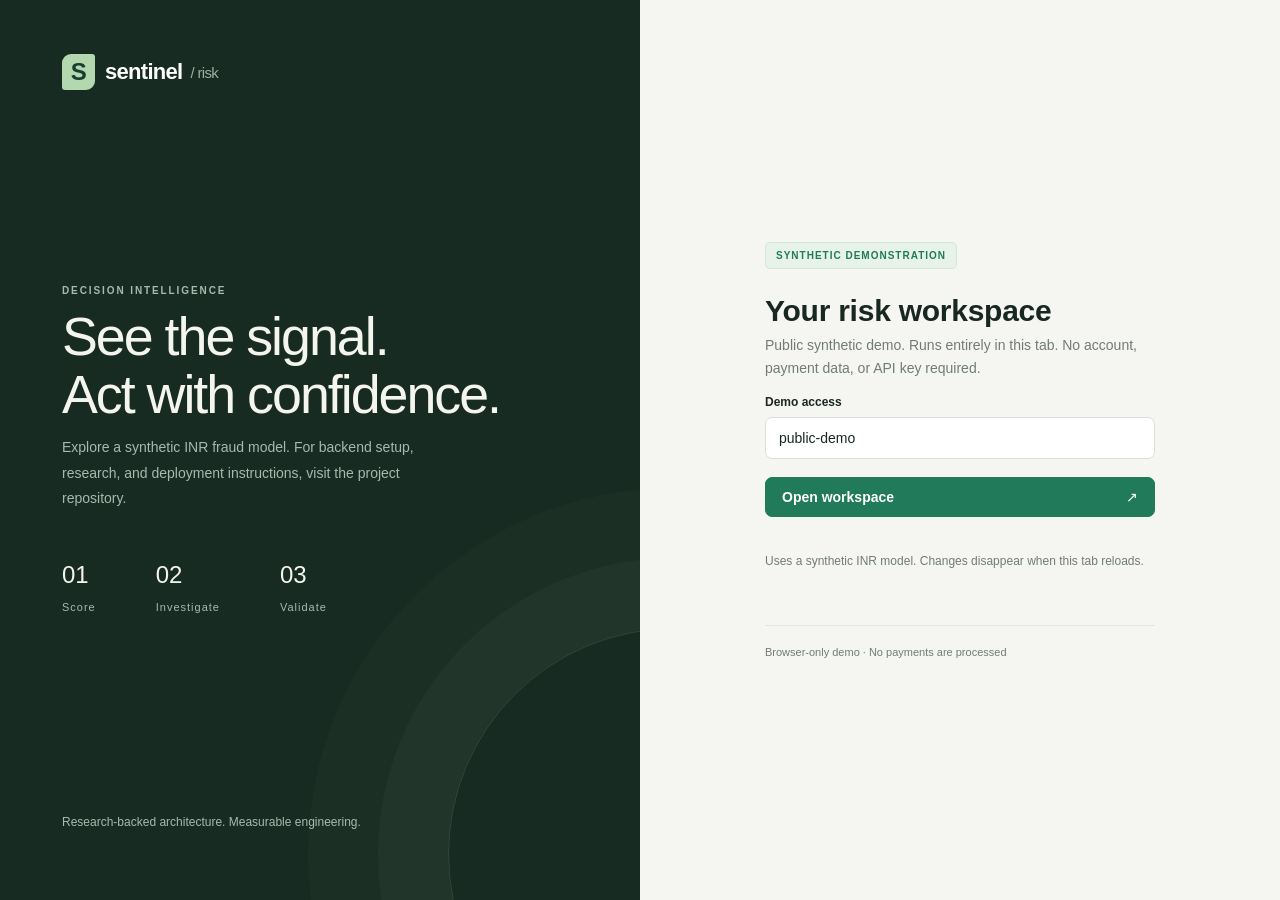
<file: index.html>
<!doctype html>
<html lang="en">
<head><meta http-equiv="Content-Security-Policy" content="default-src 'self'; script-src 'self'; style-src 'self'; img-src 'self' data:; connect-src 'self'; base-uri 'none'; form-action 'none'">
  <meta charset="UTF-8"><meta name="viewport" content="width=device-width,initial-scale=1">
  <meta name="description" content="Sentinel Risk — an auditable fraud decision workspace.">
  <title>Sentinel Risk · Decision intelligence</title>
  <link rel="icon" href="data:,">
  <link rel="stylesheet" href="./app.css">
  <script src="./demo-engine.js" defer></script><script src="./demo-api.js" defer></script><script src="./app.js" defer></script>
</head>
<body>
<a class="skip" href="#main">Skip to content</a>
<div id="login" class="login-shell">
  <section class="login-story"><div class="brand"><span class="brand-icon">S</span> sentinel<span class="brand-suffix">/ risk</span></div>
    <div><p class="eyebrow light">DECISION INTELLIGENCE</p><h1>See the signal.<br>Act with confidence.</h1><p>Explore a synthetic INR fraud model. For backend setup, research, and deployment instructions, visit the project repository.</p><div class="login-stats"><span>01<br><small>Score</small></span><span>02<br><small>Investigate</small></span><span>03<br><small>Validate</small></span></div></div>
    <p class="small light">Research-backed architecture. Measurable engineering.</p>
  </section>
  <section class="login-form-wrap"><form id="login-form"><span class="pill">SYNTHETIC DEMONSTRATION</span><h2>Your risk workspace</h2><p class="muted">Public synthetic demo. Runs entirely in this tab. No account, payment data, or API key required.</p>
    <label for="api-key">Demo access</label><input id="api-key" type="text" value="public-demo" readonly autocomplete="off" spellcheck="false" placeholder="Paste your private API key">
    <button class="primary full" type="submit" id="login-button">Open workspace <span aria-hidden="true">↗</span></button>
    <p id="login-error" role="alert" class="error"></p><p class="small muted">Uses a synthetic INR model. Changes disappear when this tab reloads.</p>
    <div class="login-foot">Browser-only demo · No payments are processed</div></form></section>
</div>
<div id="workspace" class="workspace" hidden>
  <aside class="sidebar"><div class="brand"><span class="brand-icon">S</span> sentinel<span class="brand-suffix">/ risk</span></div><p class="side-label">WORKSPACE</p>
    <nav aria-label="Main navigation"><button class="nav active" data-page="overview"><span aria-hidden="true">◫</span> Overview</button><button class="nav" data-page="transactions"><span aria-hidden="true">⇄</span> Transactions</button><button class="nav" data-page="model"><span aria-hidden="true">◈</span> Model & health</button><button class="nav" data-page="score"><span aria-hidden="true">⊕</span> Score transaction</button></nav>
    <div class="side-bottom"><div class="live-tag"><span></span> Public browser demo</div><p>Simulation / shadow recommendations.<br>No real financial action.</p><div class="identity"><div class="avatar">SR</div><div><strong id="identity-name">Workspace</strong><small id="identity-role"></small></div><button id="logout" class="logout" aria-label="Sign out" title="Sign out">↗</button></div></div>
  </aside>
  <div class="main-wrap"><header class="topbar"><span>Workspace <span class="slash">/</span> <strong id="breadcrumb">Overview</strong></span><div><span class="connection" id="connection">Connecting</span><button id="refresh" class="secondary small-button">↻ Refresh</button></div></header>
    <main id="main" tabindex="-1"><div id="notice" role="status" class="notice" hidden></div>
      <section id="page-overview" class="page"><div class="page-heading"><div><p class="eyebrow">YOUR TRANSACTION PULSE</p><h1>Risk, in perspective.</h1><p class="muted">A clear view of your decisions and the signals behind them.</p></div><button class="primary" data-go="score">+ Score transaction</button></div>
        <div class="stats"><article><span>Transactions scored</span><strong id="stat-total">—</strong><small>Persisted, unique decisions</small></article><article><span>Transaction volume</span><strong id="stat-volume">—</strong><small>INR · simulated traffic</small></article><article><span>Review queue</span><strong id="stat-review">—</strong><small>Above review threshold</small></article><article><span>Average risk score</span><strong id="stat-risk">—</strong><small>Calibrated on synthetic data</small></article></div>
        <div class="chart-grid"><article class="panel"><div class="panel-title"><h2>Transaction activity</h2><span class="subtle-label">EVENT TIME · LAST 24H</span></div><div id="activity-chart" class="activity-chart" aria-label="Hourly transaction volume"></div><div class="chart-legend"><span class="dot emerald"></span> Scored transactions <span class="muted">Hourly buckets · accepted events</span></div></article>
          <article class="panel"><div class="panel-title"><h2>Decision mix</h2><span class="subtle-label">ALL TIME</span></div><div id="decision-chart" class="decision-chart"></div><div id="decision-legend" class="decision-legend"></div></article></div>
        <article class="panel"><div class="panel-title"><div><h2>Latest decisions</h2><p class="muted small">Every score carries its model version and risk signals.</p></div><button class="text-button" data-go="transactions">View all ↗</button></div><div id="recent-table" class="table-wrap"></div></article>
        <div class="evidence-banner"><div class="evidence-icon">◈</div><div><strong>Know what your model has—and hasn't—proven.</strong><p>Training and test results use synthetic data. Review the model card before interpreting performance.</p></div><button class="text-button" data-go="model">Explore evidence ↗</button></div>
      </section>
      <section id="page-transactions" class="page" hidden><div class="page-heading"><div><p class="eyebrow">TRACEABLE BY DESIGN</p><h1>Every decision, explained.</h1><p class="muted">Inspect transaction features and record an investigation outcome.</p></div></div>
        <article class="panel"><div class="panel-title filters"><label for="search">Search loaded transactions<input id="search" type="search" placeholder="Customer, merchant or transaction ID"></label><label for="decision-filter">Decision<select id="decision-filter"><option value="">All decisions</option><option>APPROVE</option><option>REVIEW</option><option>DECLINE</option></select></label></div><div id="transactions-table" class="table-wrap"></div><div class="pagination"><button id="previous" class="secondary">← Previous</button><span id="page-count" class="small muted"></span><button id="next" class="secondary">Next →</button></div></article>
      </section>
      <section id="page-model" class="page" hidden><div class="page-heading"><div><p class="eyebrow">EVIDENCE BEFORE CONFIDENCE</p><h1>Model & system health.</h1><p class="muted">Chronological evaluation, operational status, and observed feature changes.</p></div><span class="pill">XGBOOST · NATIVE JSON</span></div>
        <div id="model-stats" class="stats"></div><div class="chart-grid"><article class="panel"><div class="panel-title"><h2>Feature importance</h2><span class="subtle-label">MODEL GAIN</span></div><div id="importance" class="importance"></div></article><article class="panel"><div class="panel-title"><h2>System status</h2><span class="subtle-label">LIVE</span></div><div id="health-list" class="health-list"></div></article></div>
        <div class="chart-grid"><article class="panel"><div class="panel-title"><h2>Evaluation protocol</h2></div><div id="protocol" class="protocol"></div></article><article class="panel"><div class="panel-title"><h2>Feature watch</h2></div><div id="drift" class="protocol"></div></article></div>
      </section>
      <section id="page-score" class="page" hidden><div class="page-heading"><div><p class="eyebrow">FROM EVENT TO EVIDENCE</p><h1>Score a transaction.</h1><p class="muted">Submit a simulated transaction to the live model and inspect its decision.</p></div><button id="sample" class="secondary">Fill sample ↗</button></div>
        <div class="score-layout"><article class="panel"><form id="score-form"><div class="form-grid"><label>Customer ID<input name="customer_id" required pattern="[A-Za-z0-9_-]{1,64}" value="customer_demo"></label><label>Merchant ID<input name="merchant_id" required pattern="[A-Za-z0-9_-]{1,64}" value="merchant_042"></label><label>Device ID<input name="device_id" required pattern="[A-Za-z0-9_-]{1,64}" value="device_demo"></label><label>Amount (INR)<input name="amount" type="number" min="0.01" max="1000000" step="0.01" value="49.50" required></label><label>Country code<input name="country" required pattern="[A-Z]{2}" maxlength="2" value="IN"></label><label>Channel<select name="channel"><option value="ecommerce">E-commerce</option><option value="pos">Point of sale</option><option value="atm">ATM</option><option value="upi">UPI</option><option value="imps">IMPS</option><option value="neft">NEFT</option><option value="rtgs">RTGS</option></select></label></div><p class="small muted">A transaction ID and UTC timestamp are generated for each new submission. A failed request retains its ID for safe retry.</p><button id="score-submit" class="primary full">Evaluate risk ↗</button></form></article><article class="panel score-result" id="score-result"><span class="result-placeholder">◎</span><h2>Your decision appears here</h2><p class="muted">Model score, supporting signals, and the exact feature snapshot used.</p></article></div>
      </section>
      <footer><a href="https://github.com/manankannase/Sentinel_Risk">Source &amp; deployment guide</a> · Sentinel Risk <span>Auditable ML · Synthetic demo · INR only</span><span id="last-sync">Waiting for first refresh</span></footer>
    </main>
  </div>
</div>
<dialog id="detail"><div class="dialog-head"><div><p class="eyebrow">DECISION RECORD</p><h2>Transaction details</h2></div><button id="close-detail" class="secondary" aria-label="Close transaction details">✕</button></div><div id="detail-content"></div></dialog>
</body></html>
</file>
<file: app.css>
:root{--ink:#192723;--muted:#717b77;--green:#217a59;--mint:#e7f2e9;--line:#e2e7e1;--bg:#f5f6f2;--white:#fff;--amber:#ab6911;--red:#b54e4e;--radius:14px;font-family:Inter,-apple-system,BlinkMacSystemFont,"Segoe UI",sans-serif;color:var(--ink);font-size:14px}*{box-sizing:border-box}body{margin:0;background:var(--bg)}[hidden]{display:none!important}button,input,select{font:inherit}button{cursor:pointer;transition:background .15s,transform .15s}button:disabled{cursor:wait;opacity:.6}button:focus-visible,input:focus-visible,select:focus-visible,a:focus-visible{outline:3px solid #6ea890;outline-offset:3px}button:active{transform:translateY(1px)}h1,h2,p{margin-top:0}h1{font-size:34px;line-height:1.15;letter-spacing:-1.1px;margin-bottom:12px;font-weight:570}h2{font-size:16px;letter-spacing:-.25px;font-weight:600;margin-bottom:6px}.muted{color:var(--muted)}.small{font-size:12px;line-height:1.6}.eyebrow{font-size:10px;letter-spacing:1.9px;font-weight:650;color:var(--green);margin-bottom:12px}.primary,.secondary,.text-button{border-radius:7px;padding:11px 16px;font-weight:550}.primary{background:var(--green);border:1px solid var(--green);color:white}.primary:hover{background:#185d44}.secondary{background:white;border:1px solid var(--line);color:var(--ink)}.secondary:hover{background:var(--bg)}.text-button{border:0;background:transparent;color:var(--green);white-space:nowrap}.full{width:100%;margin-top:18px;display:flex;justify-content:space-between;align-items:center}.pill{display:inline-block;font-size:10px;font-weight:650;letter-spacing:1px;background:var(--mint);color:var(--green);border:1px solid #d3e7d8;padding:7px 10px;border-radius:5px}.brand{display:flex;align-items:center;gap:8px;font-size:22px;letter-spacing:-.7px;color:white;font-weight:550;white-space:nowrap}.brand-icon{background:#b3d7ae;color:#173e2e;display:grid;place-items:center;font-size:24px;font-weight:700;width:33px;height:36px;border-radius:9px 3px 9px 3px;margin-right:2px}.brand-suffix{font-size:15px;color:#9eafa3;font-weight:400}.skip{position:absolute;left:10px;top:-100px;z-index:100;background:white;padding:10px}.skip:focus{top:10px}.login-shell{min-height:100vh;display:grid;grid-template-columns:1fr 1fr}.login-story{padding:54px 62px;background:#182b22;color:#f4f5ec;display:flex;flex-direction:column;justify-content:space-between;position:relative;overflow:hidden;min-height:720px}.login-story:after{content:"";width:450px;height:450px;border:1px solid #c2d9b526;border-radius:50%;position:absolute;right:-260px;bottom:-180px;box-shadow:0 0 0 70px #c2d9b509,0 0 0 140px #c2d9b506;pointer-events:none}.login-story h1{font-size:clamp(38px,4.2vw,64px);line-height:1.07;letter-spacing:-2px;font-weight:450}.login-story p:not(.eyebrow){max-width:390px;line-height:1.8;color:#a8b9ae}.light{color:#a8b9ae}.login-stats{display:flex;gap:60px;margin-top:50px;font-size:24px;font-weight:400}.login-stats small{font-size:11px;color:#a8b9ae;letter-spacing:1px}.login-form-wrap{display:grid;place-items:center;padding:50px}.login-form-wrap form{max-width:390px;width:100%}.login-form-wrap h2{font-size:30px;font-weight:550;margin-top:25px}.login-form-wrap p{line-height:1.7}.login-foot{margin-top:54px;border-top:1px solid var(--line);padding-top:20px;font-size:11px;color:var(--muted)}label{display:block;font-size:12px;font-weight:550;margin-bottom:8px}input,select{display:block;width:100%;padding:12px 13px;background:white;border:1px solid #d9e0d8;border-radius:7px;margin-top:8px;color:var(--ink)}input::placeholder{color:#959e98}code{font-size:11px;overflow-wrap:anywhere}.error{color:var(--red);min-height:20px}.workspace{display:flex;min-height:100vh}.sidebar{background:#19291f;width:232px;position:fixed;inset:0 auto 0 0;color:#a8b6ac;padding:31px 21px;display:flex;flex-direction:column;z-index:10}.sidebar .brand{font-size:20px;gap:5px}.sidebar .brand-icon{width:29px;height:32px;font-size:22px}.sidebar .brand-suffix{font-size:13px}.side-label{font-size:9px;letter-spacing:1.7px;margin:50px 12px 14px;color:#72867a}.nav{width:100%;display:flex;align-items:center;gap:13px;padding:13px 14px;background:none;color:#a8b6ac;border:0;border-radius:7px;text-align:left;margin:5px 0;font-size:13px}.nav span{font-size:19px;width:20px;color:#90a295}.nav:hover{background:#23382c}.nav.active{background:#314536;color:#edf5e9}.nav.active span{color:#c9e1b9}.side-bottom{margin-top:auto}.side-bottom p{font-size:11px;line-height:1.7;color:#809286;margin:12px 0 26px}.live-tag{font-size:10px;color:#b1c4b4;border-top:1px solid #314235;padding-top:22px}.live-tag span,.connection:before{display:inline-block;width:6px;height:6px;border-radius:50%;background:#9abf88;margin-right:7px;content:""}.identity{display:flex;align-items:center;gap:9px;border-top:1px solid #314235;padding-top:23px;font-size:11px}.avatar{display:grid;place-items:center;width:31px;height:31px;border-radius:50%;background:#314436;color:#c6d9bd;font-size:10px}.identity strong{display:block;color:#ced9d0;font-weight:500}.identity small{display:block;font-size:9px;margin-top:3px}.logout{background:none;color:#adbbb0;border:0;margin-left:auto;font-size:19px}.main-wrap{margin-left:232px;flex:1;min-width:0}.topbar{display:flex;justify-content:space-between;align-items:center;height:76px;border-bottom:1px solid var(--line);padding:0 38px;background:#fafbf8;font-size:12px;color:var(--muted)}.topbar strong{color:var(--ink);font-weight:500}.slash{margin:0 15px;color:#adb5ae}.topbar>div{display:flex;align-items:center;gap:24px}.connection{font-size:10px}.small-button{font-size:11px;padding:8px 11px}main{padding:38px;max-width:1550px;margin:auto}.page-heading{display:flex;justify-content:space-between;align-items:center;gap:20px;margin-bottom:29px}.page-heading p.muted{font-size:13px;margin-bottom:0}.stats{display:grid;grid-template-columns:repeat(4,minmax(0,1fr));gap:18px;margin-bottom:24px}.stats article{background:white;padding:23px;border:1px solid var(--line);border-radius:var(--radius)}.stats article>span{font-size:11px;color:#636f66;display:block}.stats strong{display:block;font-size:31px;font-weight:550;letter-spacing:-1px;margin:16px 0 8px}.stats small{font-size:10px;color:#869187}.stats article:nth-child(3){background:#edf3e8;border-color:#dbe6d4}.panel{background:white;border:1px solid var(--line);border-radius:var(--radius);padding:24px;min-width:0;margin-bottom:24px}.panel-title{display:flex;align-items:center;justify-content:space-between;gap:16px;margin-bottom:22px}.panel-title p{margin-bottom:0}.subtle-label{font-size:9px;color:#929a94;letter-spacing:.8px;white-space:nowrap}.chart-grid{display:grid;grid-template-columns:1.8fr 1fr;gap:24px}.activity-chart{height:184px;display:flex;align-items:center;justify-content:center}.activity-chart svg{width:100%;height:100%;overflow:visible}.chart-legend{display:flex;align-items:center;gap:8px;font-size:10px;margin-top:24px}.chart-legend .muted{margin-left:auto;font-size:9px}.dot{display:inline-block;width:7px;height:7px;border-radius:2px}.emerald{background:var(--green)}.decision-chart{display:grid;place-items:center;height:135px}.decision-chart svg{height:130px;width:130px}.decision-legend{margin-top:20px;display:grid;gap:11px}.legend-row{display:flex;align-items:center;gap:8px;font-size:11px}.legend-row strong{margin-left:auto;font-weight:550}.table-wrap{overflow-x:auto}table{border-collapse:collapse;width:100%;font-size:12px;text-align:left;white-space:nowrap}th{font-size:9px;font-weight:500;text-transform:uppercase;letter-spacing:.65px;color:#7f8b82;padding:0 12px 13px}td{padding:16px 12px;border-top:1px solid #edf0eb}td:first-child,th:first-child{padding-left:0}td:last-child,th:last-child{text-align:right;padding-right:0}.row-button{border:0;background:transparent;color:var(--green);font-size:12px;text-align:left;padding:4px 0;text-decoration:underline;text-decoration-color:#c0d7cb;text-underline-offset:3px}.badge{display:inline-flex;align-items:center;gap:5px;font-size:9px;letter-spacing:.5px;padding:5px 8px;border-radius:5px;font-weight:600}.badge:before{content:"";width:4px;height:4px;border-radius:50%;background:currentColor}.approve{background:#eaf3ec;color:#307254}.review{background:#fff3dc;color:#91620d}.decline{background:#fbeceb;color:#ac4a45}.evidence-banner{display:flex;align-items:center;gap:17px;padding:22px 24px;border:1px solid #dce4d9;border-radius:12px;background:#eef2e9}.evidence-icon{font-size:25px;color:#6d8463}.evidence-banner strong{font-size:12px;font-weight:550}.evidence-banner p{font-size:11px;color:#798273;line-height:1.6;margin:5px 0 0}.evidence-banner button{margin-left:auto;font-size:11px}footer{font-size:10px;color:#8f9990;display:flex;gap:17px;padding:29px 0 0}footer span:last-child{margin-left:auto}.notice{background:#fff0dd;color:#825418;border:1px solid #ead8bd;padding:12px 16px;margin-bottom:24px;border-radius:7px;font-size:12px}.filters{align-items:end}.filters label:first-child{max-width:420px;flex:1}.filters label:last-child{width:180px}.pagination{display:flex;justify-content:space-between;align-items:center;margin-top:22px}.pagination button{font-size:11px;padding:8px 12px}.empty{padding:46px 10px;text-align:center;color:var(--muted);font-size:12px;line-height:1.7}.importance{display:grid;gap:18px}.feature-row{display:grid;grid-template-columns:125px 1fr 35px;align-items:center;gap:13px;font-size:10px}.bar-track{background:#f0f3ed;height:8px;border-radius:2px;overflow:hidden}.bar-track svg{display:block;height:8px;width:100%}.health-list{display:grid;gap:17px}.health-row{display:flex;justify-content:space-between;align-items:center;font-size:12px;padding-bottom:13px;border-bottom:1px solid #edf0eb}.health-row:last-child{border:0}.health-row strong{font-weight:500;font-size:11px}.protocol{font-size:12px;line-height:1.8;color:#65736b}.protocol dl{display:grid;grid-template-columns:1fr 1fr;gap:10px}.protocol dd{margin:0;text-align:right;font-weight:550;color:var(--ink);overflow-wrap:anywhere}.protocol p{margin-bottom:10px}.protocol li{margin-bottom:8px}.score-layout{display:grid;grid-template-columns:1.3fr 1fr;gap:24px}.form-grid{display:grid;grid-template-columns:1fr 1fr;gap:16px}.score-result{display:flex;flex-direction:column;justify-content:center;align-items:center;text-align:center;min-height:345px}.result-placeholder{font-size:46px;color:#aac1af;margin-bottom:15px}.score-number{font-size:52px;font-weight:500;letter-spacing:-2px;margin:12px 0}.score-result p{font-size:12px;line-height:1.7;max-width:330px}.score-result ul{text-align:left;font-size:12px;line-height:1.8;color:var(--muted)}dialog{border:1px solid var(--line);border-radius:16px;width:min(620px,calc(100% - 32px));padding:28px;color:var(--ink);max-height:90vh;box-shadow:0 20px 100px #16211b33}dialog::backdrop{background:#13281c77;backdrop-filter:blur(3px)}.dialog-head{display:flex;align-items:center;justify-content:space-between;gap:20px;margin-bottom:24px}.detail-grid{display:grid;grid-template-columns:1fr 1fr;gap:12px;font-size:12px;margin:20px 0}.detail-grid div{padding:12px;border-radius:7px;background:var(--bg);overflow-wrap:anywhere}.detail-grid small{display:block;color:var(--muted);font-size:10px;margin-bottom:6px}.detail-actions{display:flex;gap:12px;margin-top:20px}.signal-list{font-size:12px;color:var(--muted);line-height:1.8}.detail-features{font-size:11px;line-height:1.8;max-height:220px;overflow:auto;background:var(--bg);padding:14px;border-radius:7px}.detail-features div{display:flex;justify-content:space-between}.detail-features strong{font-weight:500}@media(min-width:1600px){main{padding-top:48px}.stats article{padding:29px}.activity-chart{height:210px}}@media(max-width:1150px){.sidebar{width:195px;padding:28px 14px}.brand-suffix{display:none}.main-wrap{margin-left:195px}main{padding:26px}.topbar{padding:0 26px}.stats{gap:12px}.stats article{padding:17px}.stats strong{font-size:26px}.chart-grid{gap:16px;grid-template-columns:1.5fr 1fr}.panel{padding:20px}.subtle-label{font-size:8px}.evidence-banner button{display:none}}@media(max-width:850px){.sidebar{position:static;width:100%;padding:15px 20px;display:block}.sidebar .brand{font-size:20px}.workspace{display:block}.sidebar nav{display:flex;margin-top:14px;gap:4px}.nav{padding:10px;font-size:11px;justify-content:center;margin:0}.nav span{display:none}.side-label,.side-bottom{display:none}.main-wrap{margin:0}.topbar{height:56px}.stats{grid-template-columns:repeat(2,1fr)}.chart-grid{grid-template-columns:1fr 1fr}.page-heading h1{font-size:29px}.score-layout{grid-template-columns:1fr}.login-story{padding:40px;min-height:600px}.login-form-wrap{padding:30px}.connection{display:none}.topbar .slash{margin:0 7px}.topbar>div{gap:10px}}@media(max-width:600px){main{padding:22px 16px}.topbar{padding:0 16px}.chart-grid{grid-template-columns:1fr;gap:0}.panel{padding:18px}.page-heading{align-items:start}.page-heading>.primary{display:none}.page-heading h1{font-size:27px}.page-heading p.muted{line-height:1.6;font-size:12px}.stats article{padding:18px 15px}.stats strong{font-size:25px}.stats small{font-size:9px}.stats{gap:10px}.filters{align-items:stretch;flex-direction:column;gap:7px}.filters label:last-child{width:100%}.form-grid{gap:10px}.evidence-banner{padding:18px}.evidence-icon{display:none}footer{line-height:1.7;flex-wrap:wrap}footer span:last-child{margin-left:0}.login-shell{grid-template-columns:1fr}.login-story{min-height:280px;padding:26px}.login-story h1{font-size:36px;margin-top:32px}.login-story .eyebrow,.login-story>p,.login-stats,.login-story>div>p:not(.eyebrow){display:none}.login-form-wrap{padding:36px 26px}.login-foot{margin-top:25px}.nav{font-size:10px;padding:10px 7px}.badge{font-size:8px}dialog{padding:20px}.page-heading>.pill{display:none}}
@media(prefers-reduced-motion:reduce){*{transition:none!important}}
</file>
